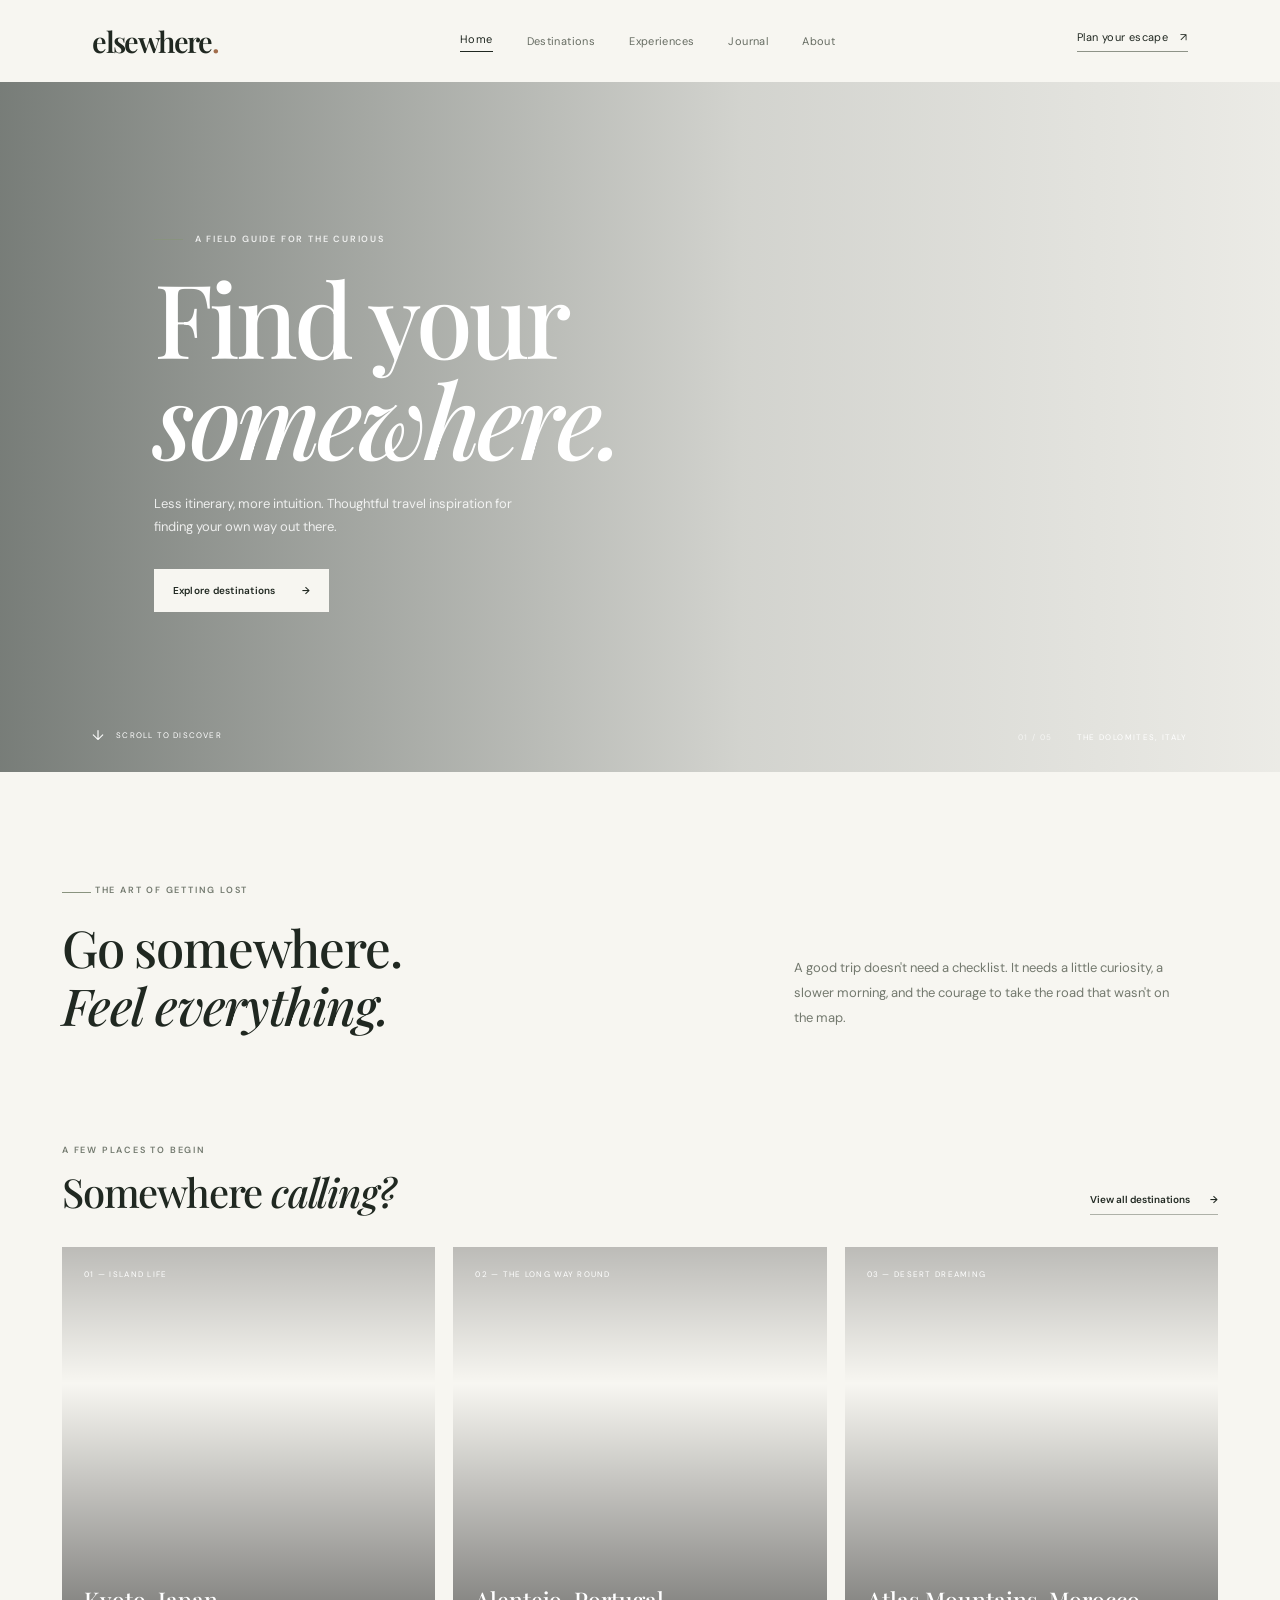
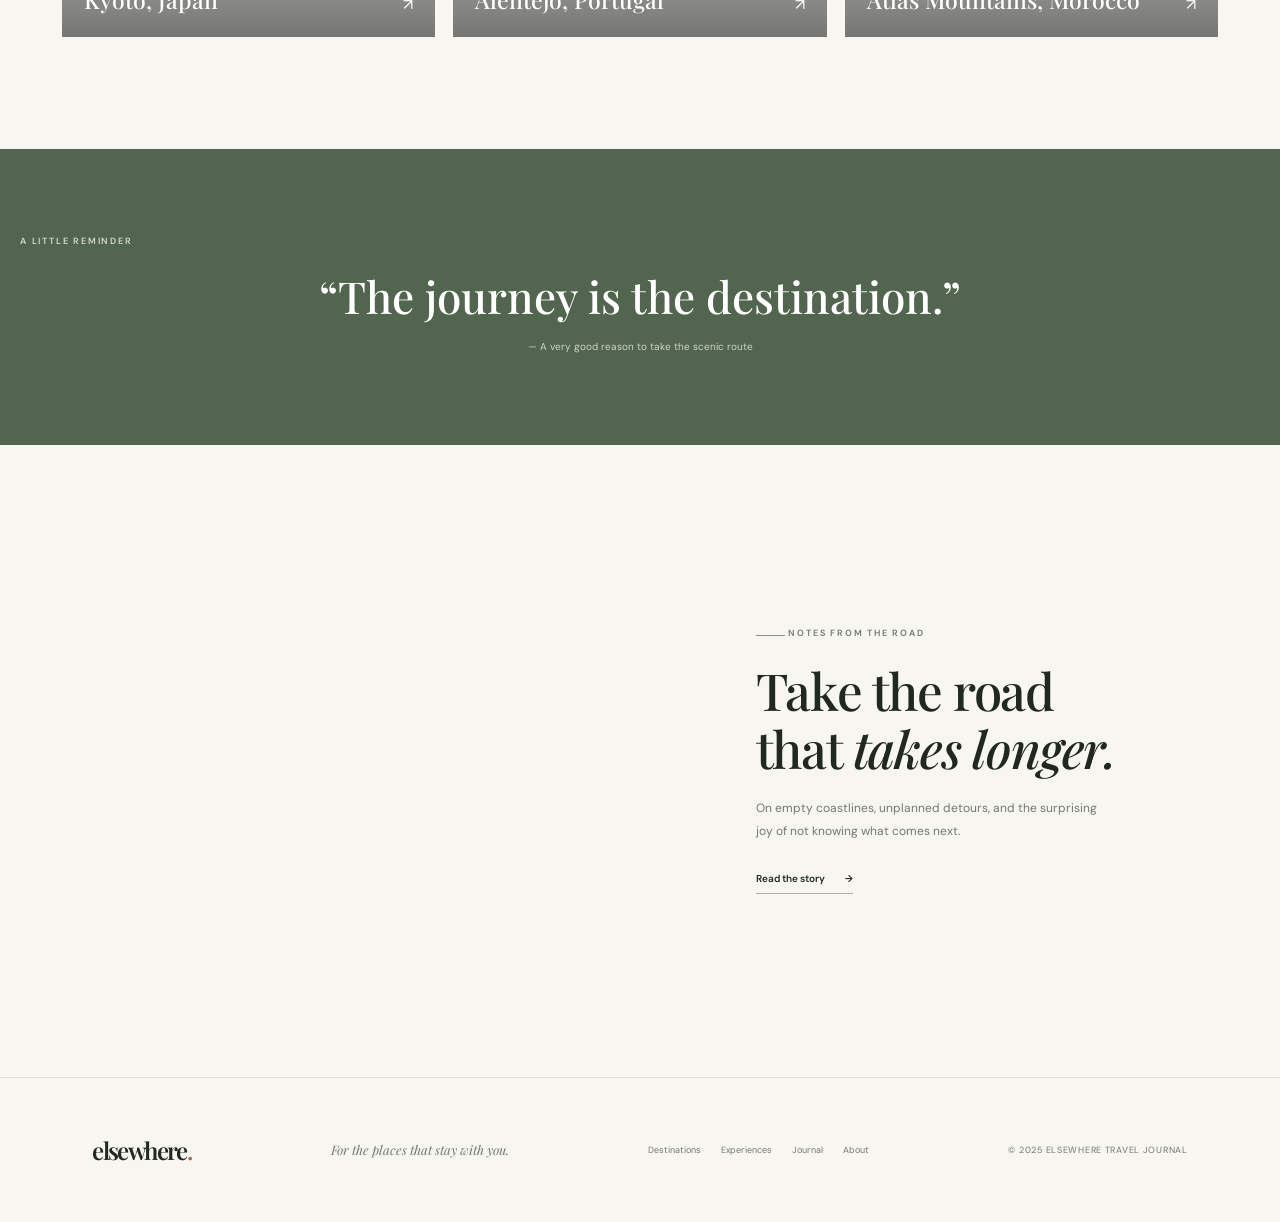
<file: index.html>
<!DOCTYPE html>
<html lang="en">
<head>
    <meta charset="UTF-8">
    <meta name="viewport" content="width=device-width, initial-scale=1.0">
    <meta name="description" content="Elsewhere is a travel journal for curious people, thoughtful journeys, and the places that stay with you.">
    <title>Elsewhere — Find your somewhere</title>
    <link rel="preconnect" href="https://fonts.googleapis.com">
    <link rel="preconnect" href="https://fonts.gstatic.com" crossorigin>
    <link href="https://fonts.googleapis.com/css2?family=DM+Sans:wght@400;500;600;700&family=Playfair+Display:wght@500;600;700&display=swap" rel="stylesheet">
    <link rel="stylesheet" href="styles.css">
</head>
<body>
    <header class="site-header">
        <a class="wordmark" href="index.html" aria-label="Elsewhere home">elsewhere<span>.</span></a>
        <nav class="main-nav" aria-label="Main navigation">
            <a class="active" href="index.html">Home</a>
            <a href="destinations.html">Destinations</a>
            <a href="experiences.html">Experiences</a>
            <a href="journal.html">Journal</a>
            <a href="about.html">About</a>
        </nav>
        <a class="header-link" href="destinations.html">Plan your escape <span aria-hidden="true">↗</span></a>
    </header>

    <main>
        <section class="home-hero">
            <div class="hero-copy">
                <p class="eyebrow light-eyebrow"><span class="eyebrow-line"></span> A FIELD GUIDE FOR THE CURIOUS</p>
                <h1>Find your<br><em>somewhere.</em></h1>
                <p class="hero-description">Less itinerary, more intuition. Thoughtful travel inspiration for finding your own way out there.</p>
                <a class="button button-light" href="destinations.html">Explore destinations <span aria-hidden="true">→</span></a>
            </div>
            <div class="hero-caption"><span>01 / 05</span><span>THE DOLOMITES, ITALY</span></div>
            <a class="scroll-cue" href="#start" aria-label="Scroll to discover">↓ <span>SCROLL TO DISCOVER</span></a>
        </section>

        <section class="intro section-wrap" id="start">
            <div>
                <p class="eyebrow"><span class="eyebrow-line"></span> THE ART OF GETTING LOST</p>
                <h2>Go somewhere.<br><em>Feel everything.</em></h2>
            </div>
            <p class="intro-copy">A good trip doesn't need a checklist. It needs a little curiosity, a slower morning, and the courage to take the road that wasn't on the map.</p>
        </section>

        <section class="featured section-wrap">
            <div class="section-heading">
                <div><p class="eyebrow">A FEW PLACES TO BEGIN</p><h2>Somewhere <em>calling?</em></h2></div>
                <a class="text-link" href="destinations.html">View all destinations <span aria-hidden="true">→</span></a>
            </div>
            <div class="destination-grid">
                <a class="destination-card card-japan" href="destinations.html#japan">
                    <span class="card-index">01 — ISLAND LIFE</span><span class="card-bottom"><span>Kyoto, Japan</span><span aria-hidden="true">↗</span></span>
                </a>
                <a class="destination-card card-portugal" href="destinations.html#portugal">
                    <span class="card-index">02 — THE LONG WAY ROUND</span><span class="card-bottom"><span>Alentejo, Portugal</span><span aria-hidden="true">↗</span></span>
                </a>
                <a class="destination-card card-morocco" href="destinations.html#morocco">
                    <span class="card-index">03 — DESERT DREAMING</span><span class="card-bottom"><span>Atlas Mountains, Morocco</span><span aria-hidden="true">↗</span></span>
                </a>
            </div>
        </section>

        <section class="quote-band">
            <p class="eyebrow light-eyebrow">A LITTLE REMINDER</p>
            <blockquote>“The journey is the destination.”</blockquote>
            <p>— A very good reason to take the scenic route</p>
        </section>

        <section class="journal-teaser section-wrap">
            <div class="journal-image" role="img" aria-label="A quiet coastal road curving along the ocean"></div>
            <div class="journal-copy">
                <p class="eyebrow"><span class="eyebrow-line"></span> NOTES FROM THE ROAD</p>
                <h2>Take the road<br>that <em>takes longer.</em></h2>
                <p>On empty coastlines, unplanned detours, and the surprising joy of not knowing what comes next.</p>
                <a class="text-link" href="journal.html">Read the story <span aria-hidden="true">→</span></a>
            </div>
        </section>
    </main>

    <footer class="site-footer">
        <a class="wordmark footer-wordmark" href="index.html">elsewhere<span>.</span></a>
        <p>For the places that stay with you.</p>
        <nav aria-label="Footer navigation"><a href="destinations.html">Destinations</a><a href="experiences.html">Experiences</a><a href="journal.html">Journal</a><a href="about.html">About</a></nav>
        <span class="copyright">© 2025 ELSEWHERE TRAVEL JOURNAL</span>
    </footer>
</body>
</html>
</file>
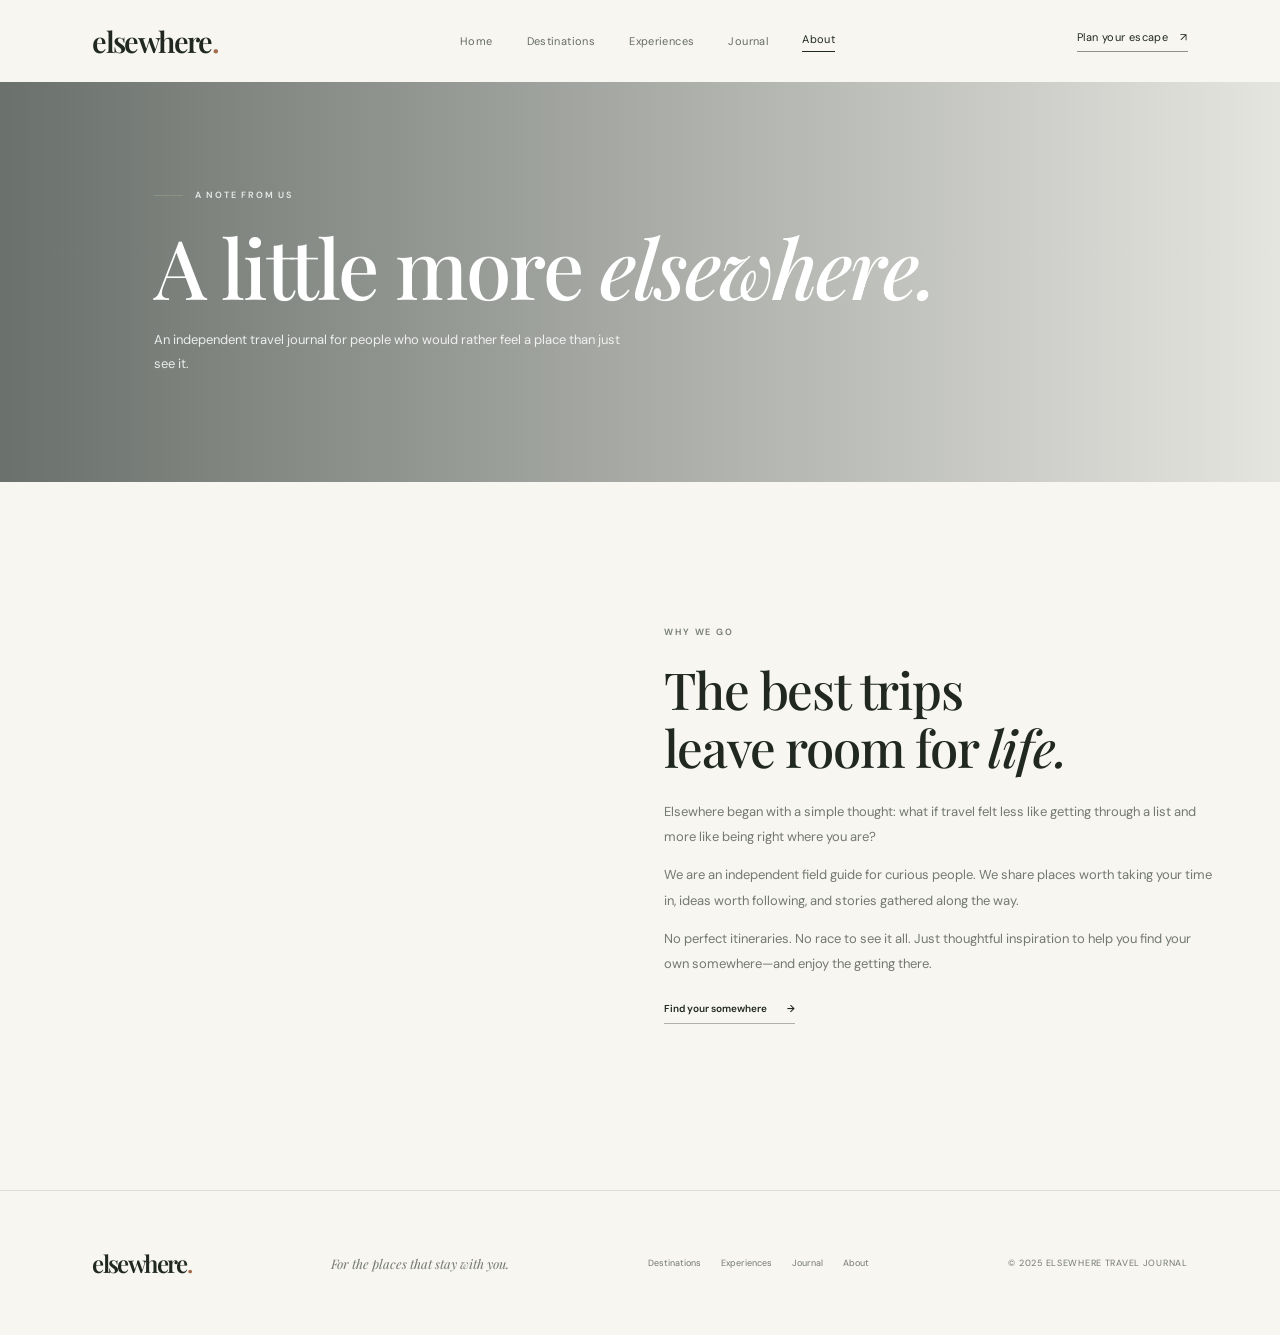
<file: about.html>
<!DOCTYPE html>
<html lang="en">
<head>
    <meta charset="UTF-8"><meta name="viewport" content="width=device-width, initial-scale=1.0">
    <meta name="description" content="Meet Elsewhere, an independent travel journal for thoughtful journeys and curious people.">
    <title>About — Elsewhere</title>
    <link rel="preconnect" href="https://fonts.googleapis.com"><link rel="preconnect" href="https://fonts.gstatic.com" crossorigin>
    <link href="https://fonts.googleapis.com/css2?family=DM+Sans:wght@400;500;600;700&family=Playfair+Display:wght@500;600;700&display=swap" rel="stylesheet"><link rel="stylesheet" href="styles.css">
</head>
<body>
    <header class="site-header"><a class="wordmark" href="index.html" aria-label="Elsewhere home">elsewhere<span>.</span></a><nav class="main-nav" aria-label="Main navigation"><a href="index.html">Home</a><a href="destinations.html">Destinations</a><a href="experiences.html">Experiences</a><a href="journal.html">Journal</a><a class="active" href="about.html">About</a></nav><a class="header-link" href="destinations.html">Plan your escape <span aria-hidden="true">↗</span></a></header>
    <main>
        <section class="page-hero" style="background-image:linear-gradient(90deg,rgba(20,30,26,.62),rgba(20,30,26,.08)),url('https://images.unsplash.com/photo-1470770841072-f978cf4d019e?auto=format&fit=crop&w=2000&q=85')"><p class="eyebrow light-eyebrow"><span class="eyebrow-line"></span> A NOTE FROM US</p><h1>A little more <em>elsewhere.</em></h1><p>An independent travel journal for people who would rather feel a place than just see it.</p></section>
        <section class="page-content"><div class="about-layout"><div class="about-image" role="img" aria-label="A peaceful mountain lake surrounded by green hills"></div><div class="about-copy"><p class="eyebrow">WHY WE GO</p><h2>The best trips<br>leave room for <em>life.</em></h2><p>Elsewhere began with a simple thought: what if travel felt less like getting through a list and more like being right where you are?</p><p>We are an independent field guide for curious people. We share places worth taking your time in, ideas worth following, and stories gathered along the way.</p><p>No perfect itineraries. No race to see it all. Just thoughtful inspiration to help you find your own somewhere—and enjoy the getting there.</p><a class="text-link" href="destinations.html">Find your somewhere <span aria-hidden="true">→</span></a></div></div></section>
    </main>
    <footer class="site-footer"><a class="wordmark footer-wordmark" href="index.html">elsewhere<span>.</span></a><p>For the places that stay with you.</p><nav aria-label="Footer navigation"><a href="destinations.html">Destinations</a><a href="experiences.html">Experiences</a><a href="journal.html">Journal</a><a href="about.html">About</a></nav><span class="copyright">© 2025 ELSEWHERE TRAVEL JOURNAL</span></footer>
</body>
</html>
</file>
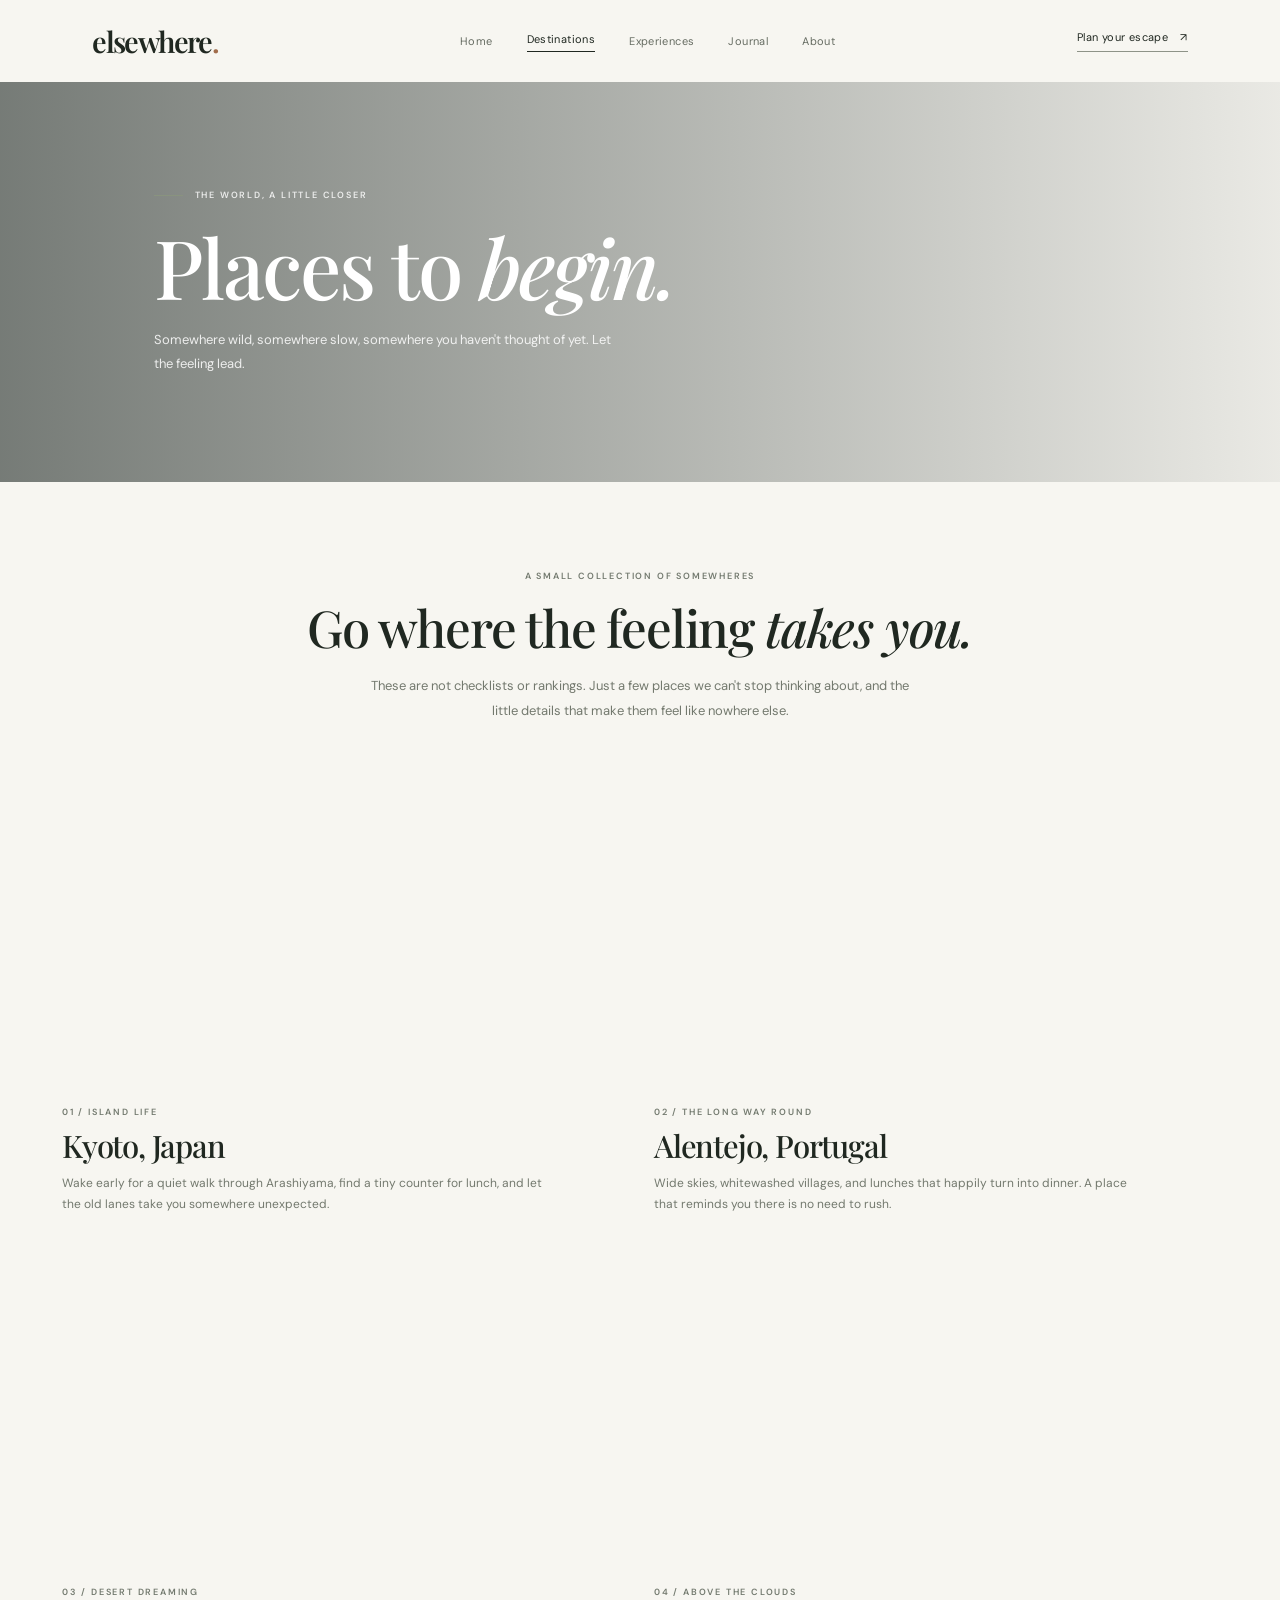
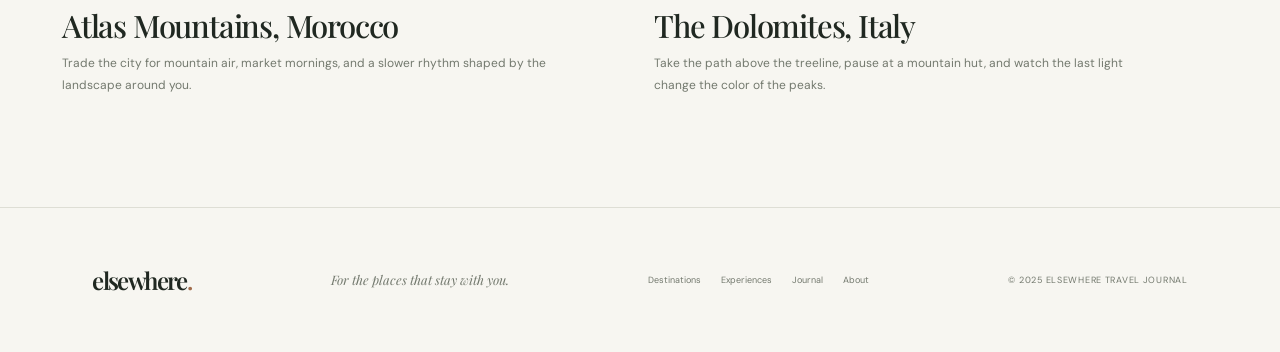
<file: destinations.html>
<!DOCTYPE html>
<html lang="en">
<head>
    <meta charset="UTF-8"><meta name="viewport" content="width=device-width, initial-scale=1.0">
    <meta name="description" content="Discover thoughtful travel guides to Japan, Portugal, Morocco, and the Italian Alps.">
    <title>Destinations — Elsewhere</title>
    <link rel="preconnect" href="https://fonts.googleapis.com"><link rel="preconnect" href="https://fonts.gstatic.com" crossorigin>
    <link href="https://fonts.googleapis.com/css2?family=DM+Sans:wght@400;500;600;700&family=Playfair+Display:wght@500;600;700&display=swap" rel="stylesheet"><link rel="stylesheet" href="styles.css">
</head>
<body>
    <header class="site-header"><a class="wordmark" href="index.html" aria-label="Elsewhere home">elsewhere<span>.</span></a><nav class="main-nav" aria-label="Main navigation"><a href="index.html">Home</a><a class="active" href="destinations.html">Destinations</a><a href="experiences.html">Experiences</a><a href="journal.html">Journal</a><a href="about.html">About</a></nav><a class="header-link" href="destinations.html">Plan your escape <span aria-hidden="true">↗</span></a></header>
    <main>
        <section class="page-hero" style="background-image:linear-gradient(90deg,rgba(20,30,26,.57),rgba(20,30,26,.06)),url('https://images.unsplash.com/photo-1519681393784-d120267933ba?auto=format&fit=crop&w=2000&q=85')"><p class="eyebrow light-eyebrow"><span class="eyebrow-line"></span> THE WORLD, A LITTLE CLOSER</p><h1>Places to <em>begin.</em></h1><p>Somewhere wild, somewhere slow, somewhere you haven't thought of yet. Let the feeling lead.</p></section>
        <section class="page-content"><div class="page-intro"><p class="eyebrow">A SMALL COLLECTION OF SOMEWHERES</p><h2>Go where the feeling <em>takes you.</em></h2><p>These are not checklists or rankings. Just a few places we can't stop thinking about, and the little details that make them feel like nowhere else.</p></div>
            <div class="place-list">
                <article class="place" id="japan"><div class="place-image" role="img" aria-label="Traditional streets in Kyoto, Japan"></div><p class="eyebrow">01 / ISLAND LIFE</p><h2>Kyoto, Japan</h2><p>Wake early for a quiet walk through Arashiyama, find a tiny counter for lunch, and let the old lanes take you somewhere unexpected.</p></article>
                <article class="place" id="portugal"><div class="place-image" role="img" aria-label="Open landscape in Portugal"></div><p class="eyebrow">02 / THE LONG WAY ROUND</p><h2>Alentejo, Portugal</h2><p>Wide skies, whitewashed villages, and lunches that happily turn into dinner. A place that reminds you there is no need to rush.</p></article>
                <article class="place" id="morocco"><div class="place-image" role="img" aria-label="Warm desert landscape in Morocco"></div><p class="eyebrow">03 / DESERT DREAMING</p><h2>Atlas Mountains, Morocco</h2><p>Trade the city for mountain air, market mornings, and a slower rhythm shaped by the landscape around you.</p></article>
                <article class="place"><div class="place-image" role="img" aria-label="Mountain peaks in the Italian Alps"></div><p class="eyebrow">04 / ABOVE THE CLOUDS</p><h2>The Dolomites, Italy</h2><p>Take the path above the treeline, pause at a mountain hut, and watch the last light change the color of the peaks.</p></article>
            </div>
        </section>
    </main>
    <footer class="site-footer"><a class="wordmark footer-wordmark" href="index.html">elsewhere<span>.</span></a><p>For the places that stay with you.</p><nav aria-label="Footer navigation"><a href="destinations.html">Destinations</a><a href="experiences.html">Experiences</a><a href="journal.html">Journal</a><a href="about.html">About</a></nav><span class="copyright">© 2025 ELSEWHERE TRAVEL JOURNAL</span></footer>
</body>
</html>
</file>
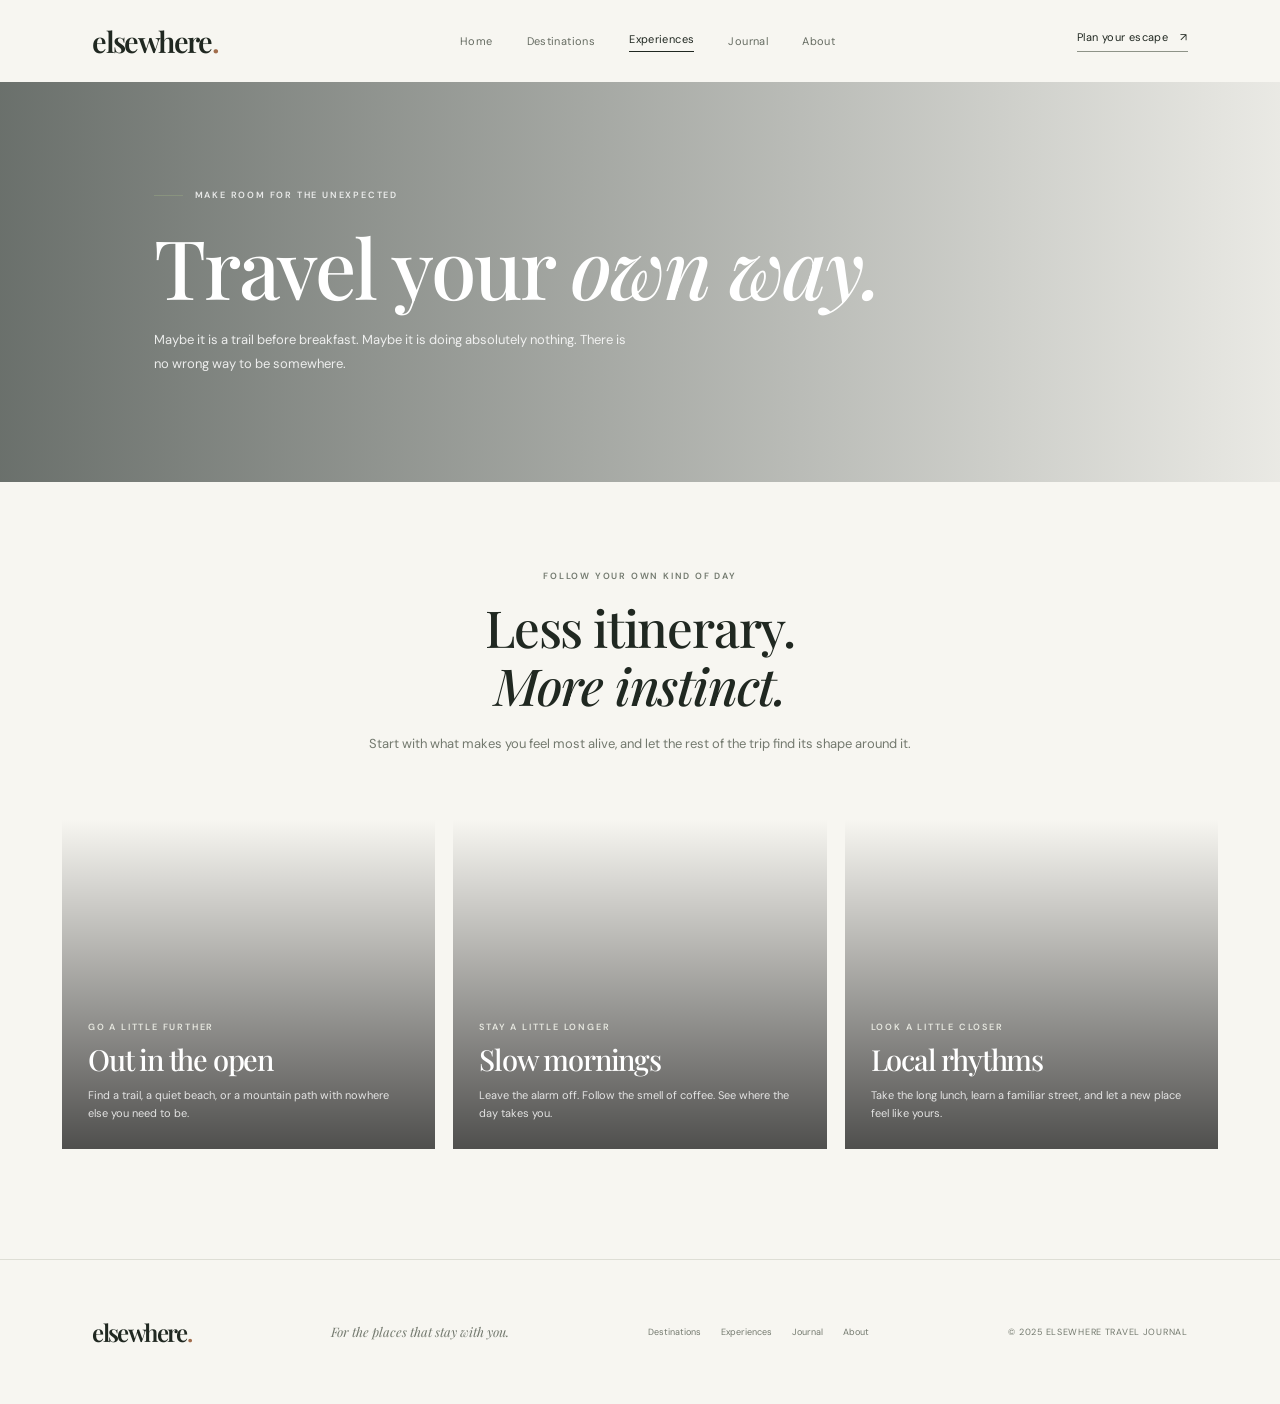
<file: experiences.html>
<!DOCTYPE html>
<html lang="en">
<head>
    <meta charset="UTF-8"><meta name="viewport" content="width=device-width, initial-scale=1.0">
    <meta name="description" content="Find your kind of journey, from slow mornings to nights under open skies.">
    <title>Experiences — Elsewhere</title>
    <link rel="preconnect" href="https://fonts.googleapis.com"><link rel="preconnect" href="https://fonts.gstatic.com" crossorigin>
    <link href="https://fonts.googleapis.com/css2?family=DM+Sans:wght@400;500;600;700&family=Playfair+Display:wght@500;600;700&display=swap" rel="stylesheet"><link rel="stylesheet" href="styles.css">
</head>
<body>
    <header class="site-header"><a class="wordmark" href="index.html" aria-label="Elsewhere home">elsewhere<span>.</span></a><nav class="main-nav" aria-label="Main navigation"><a href="index.html">Home</a><a href="destinations.html">Destinations</a><a class="active" href="experiences.html">Experiences</a><a href="journal.html">Journal</a><a href="about.html">About</a></nav><a class="header-link" href="destinations.html">Plan your escape <span aria-hidden="true">↗</span></a></header>
    <main>
        <section class="page-hero" style="background-image:linear-gradient(90deg,rgba(20,30,26,.62),rgba(20,30,26,.06)),url('https://images.unsplash.com/photo-1470770841072-f978cf4d019e?auto=format&fit=crop&w=2000&q=85')"><p class="eyebrow light-eyebrow"><span class="eyebrow-line"></span> MAKE ROOM FOR THE UNEXPECTED</p><h1>Travel your <em>own way.</em></h1><p>Maybe it is a trail before breakfast. Maybe it is doing absolutely nothing. There is no wrong way to be somewhere.</p></section>
        <section class="page-content"><div class="page-intro"><p class="eyebrow">FOLLOW YOUR OWN KIND OF DAY</p><h2>Less itinerary.<br><em>More instinct.</em></h2><p>Start with what makes you feel most alive, and let the rest of the trip find its shape around it.</p></div>
            <div class="experience-grid">
                <article class="experience-card"><p class="eyebrow">GO A LITTLE FURTHER</p><h2>Out in the open</h2><p>Find a trail, a quiet beach, or a mountain path with nowhere else you need to be.</p></article>
                <article class="experience-card"><p class="eyebrow">STAY A LITTLE LONGER</p><h2>Slow mornings</h2><p>Leave the alarm off. Follow the smell of coffee. See where the day takes you.</p></article>
                <article class="experience-card"><p class="eyebrow">LOOK A LITTLE CLOSER</p><h2>Local rhythms</h2><p>Take the long lunch, learn a familiar street, and let a new place feel like yours.</p></article>
            </div>
        </section>
    </main>
    <footer class="site-footer"><a class="wordmark footer-wordmark" href="index.html">elsewhere<span>.</span></a><p>For the places that stay with you.</p><nav aria-label="Footer navigation"><a href="destinations.html">Destinations</a><a href="experiences.html">Experiences</a><a href="journal.html">Journal</a><a href="about.html">About</a></nav><span class="copyright">© 2025 ELSEWHERE TRAVEL JOURNAL</span></footer>
</body>
</html>
</file>
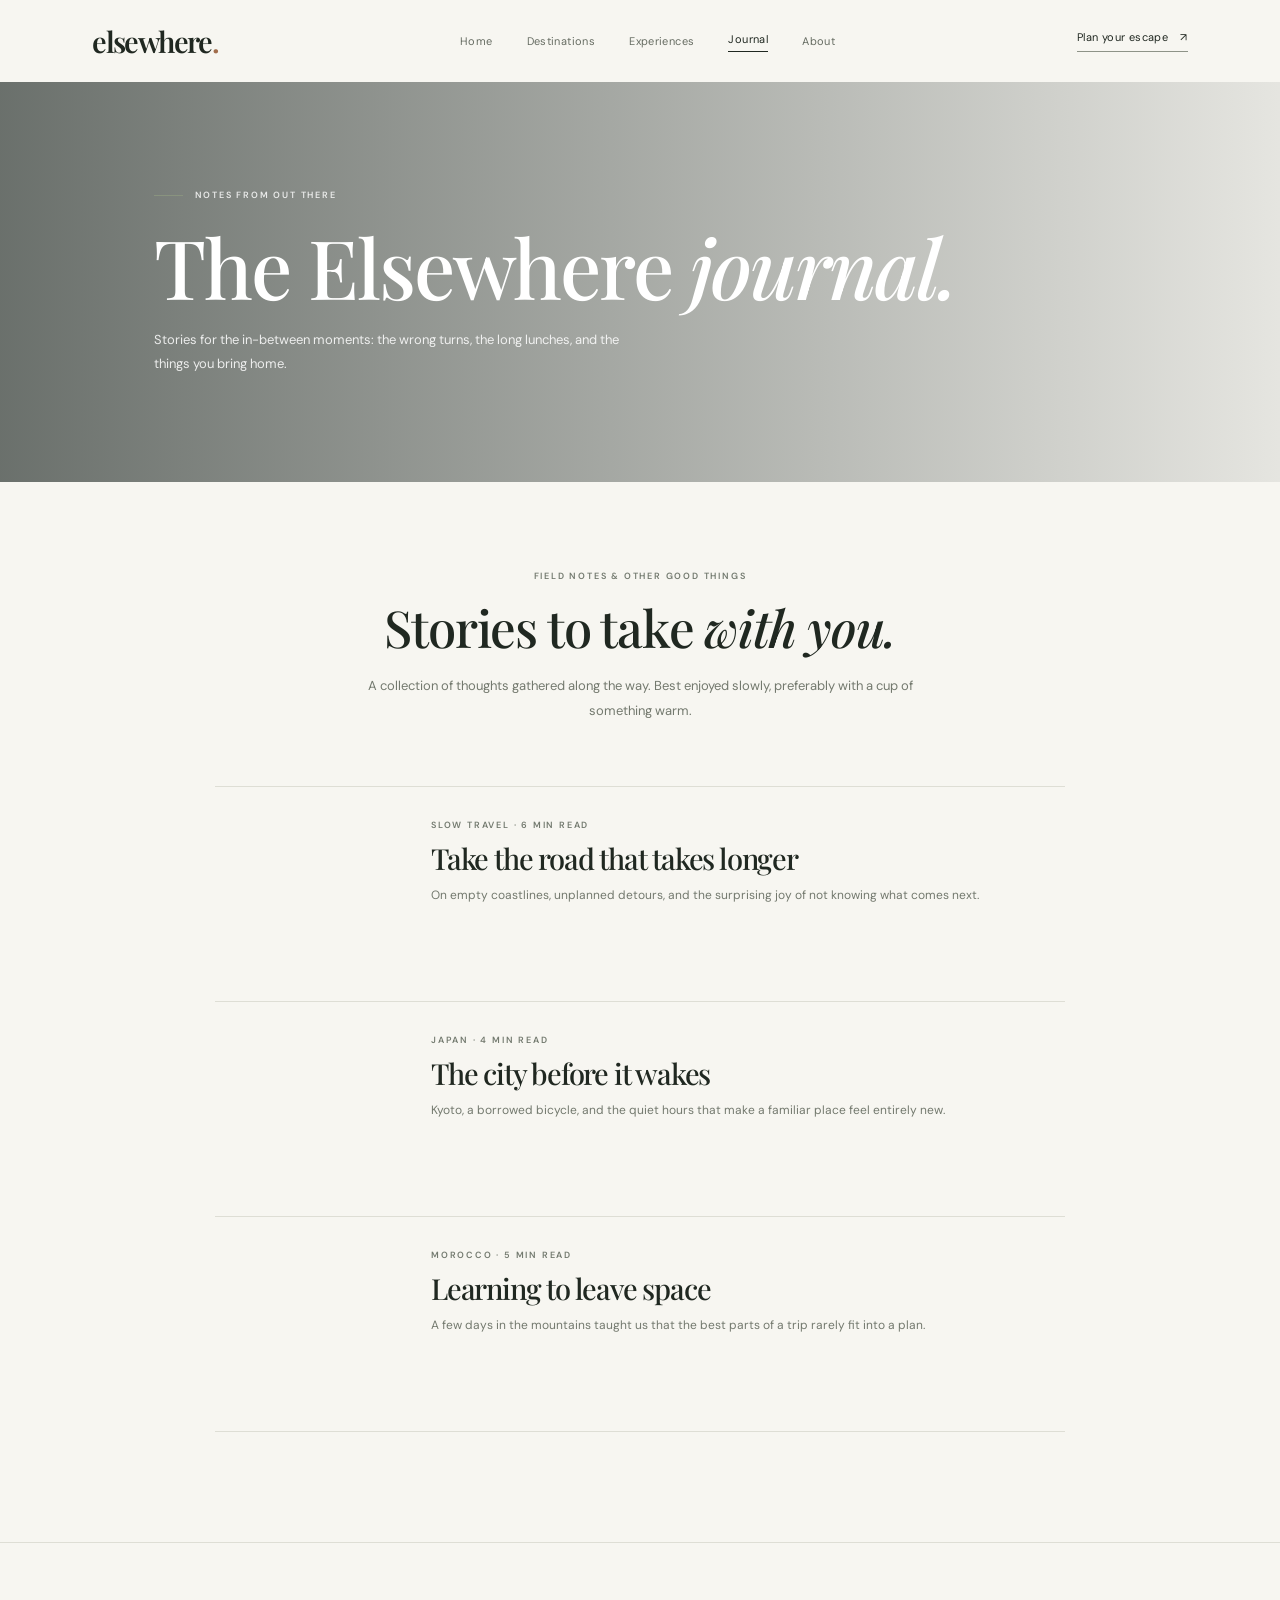
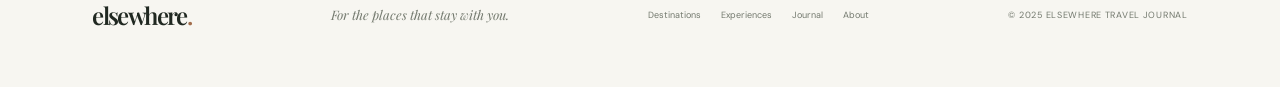
<file: journal.html>
<!DOCTYPE html>
<html lang="en">
<head>
    <meta charset="UTF-8"><meta name="viewport" content="width=device-width, initial-scale=1.0">
    <meta name="description" content="Stories and field notes about travelling slowly and finding your own somewhere.">
    <title>Journal — Elsewhere</title>
    <link rel="preconnect" href="https://fonts.googleapis.com"><link rel="preconnect" href="https://fonts.gstatic.com" crossorigin>
    <link href="https://fonts.googleapis.com/css2?family=DM+Sans:wght@400;500;600;700&family=Playfair+Display:wght@500;600;700&display=swap" rel="stylesheet"><link rel="stylesheet" href="styles.css">
</head>
<body>
    <header class="site-header"><a class="wordmark" href="index.html" aria-label="Elsewhere home">elsewhere<span>.</span></a><nav class="main-nav" aria-label="Main navigation"><a href="index.html">Home</a><a href="destinations.html">Destinations</a><a href="experiences.html">Experiences</a><a class="active" href="journal.html">Journal</a><a href="about.html">About</a></nav><a class="header-link" href="destinations.html">Plan your escape <span aria-hidden="true">↗</span></a></header>
    <main>
        <section class="page-hero" style="background-image:linear-gradient(90deg,rgba(20,30,26,.62),rgba(20,30,26,.08)),url('https://images.unsplash.com/photo-1473116763249-2faaef81ccda?auto=format&fit=crop&w=2000&q=85')"><p class="eyebrow light-eyebrow"><span class="eyebrow-line"></span> NOTES FROM OUT THERE</p><h1>The Elsewhere <em>journal.</em></h1><p>Stories for the in-between moments: the wrong turns, the long lunches, and the things you bring home.</p></section>
        <section class="page-content"><div class="page-intro"><p class="eyebrow">FIELD NOTES & OTHER GOOD THINGS</p><h2>Stories to take <em>with you.</em></h2><p>A collection of thoughts gathered along the way. Best enjoyed slowly, preferably with a cup of something warm.</p></div>
            <div class="story-list">
                <article class="story"><div class="story-image" role="img" aria-label="A quiet road across the countryside"></div><div><p class="eyebrow">SLOW TRAVEL · 6 MIN READ</p><h2>Take the road that takes longer</h2><p>On empty coastlines, unplanned detours, and the surprising joy of not knowing what comes next.</p></div></article>
                <article class="story"><div class="story-image" role="img" aria-label="A Kyoto street at the edge of morning"></div><div><p class="eyebrow">JAPAN · 4 MIN READ</p><h2>The city before it wakes</h2><p>Kyoto, a borrowed bicycle, and the quiet hours that make a familiar place feel entirely new.</p></div></article>
                <article class="story"><div class="story-image" role="img" aria-label="Warm desert light at the end of the day"></div><div><p class="eyebrow">MOROCCO · 5 MIN READ</p><h2>Learning to leave space</h2><p>A few days in the mountains taught us that the best parts of a trip rarely fit into a plan.</p></div></article>
            </div>
        </section>
    </main>
    <footer class="site-footer"><a class="wordmark footer-wordmark" href="index.html">elsewhere<span>.</span></a><p>For the places that stay with you.</p><nav aria-label="Footer navigation"><a href="destinations.html">Destinations</a><a href="experiences.html">Experiences</a><a href="journal.html">Journal</a><a href="about.html">About</a></nav><span class="copyright">© 2025 ELSEWHERE TRAVEL JOURNAL</span></footer>
</body>
</html>
</file>
<file: styles.css>
:root {
    --ink: #202821;
    --muted: #73796e;
    --paper: #f7f6f1;
    --green: #52654e;
    --line: #deded5;
    --serif: "Playfair Display", Georgia, serif;
    --sans: "DM Sans", Arial, sans-serif;
}

* { box-sizing: border-box; }
html { scroll-behavior: smooth; }
body { margin: 0; color: var(--ink); background: var(--paper); font-family: var(--sans); -webkit-font-smoothing: antialiased; }
a { color: inherit; text-decoration: none; }
.site-header { height: 82px; padding: 0 7.2%; display: flex; align-items: center; justify-content: space-between; background: var(--paper); position: relative; z-index: 2; }
.wordmark { font-family: var(--serif); font-size: 29px; font-weight: 600; letter-spacing: -1.6px; }
.wordmark span { color: #a26d4c; }
.main-nav { display: flex; align-items: center; gap: 34px; }
.main-nav a, .header-link { font-size: 11px; letter-spacing: .035em; }
.main-nav a { color: #666c62; transition: color .2s; }
.main-nav a:hover, .main-nav a.active { color: var(--ink); }
.main-nav a.active { box-shadow: 0 1px var(--ink); padding-bottom: 5px; }
.header-link { border-bottom: 1px solid #8e9388; padding: 0 0 7px; }
.header-link span { margin-left: 9px; }
.home-hero { height: min(690px, 76vw); min-height: 520px; position: relative; display: flex; align-items: center; color: white; padding: 0 12%; background: linear-gradient(90deg, rgba(20,30,26,.56) 0%, rgba(20,30,26,.16) 58%, rgba(20,30,26,.05) 100%), url("https://images.unsplash.com/photo-1519681393784-d120267933ba?auto=format&fit=crop&w=2200&q=85") center 48% / cover; }
.hero-copy { max-width: 550px; margin-top: -9px; }
.eyebrow { margin: 0 0 22px; color: #737a6f; font-size: 9px; font-weight: 600; letter-spacing: .2em; }
.light-eyebrow { color: rgba(255,255,255,.82); display: flex; align-items: center; gap: 12px; }
.eyebrow-line { display: inline-block; width: 29px; height: 1px; background: #89937f; }
h1, h2, p { margin-top: 0; }
.home-hero h1 { margin: 0; font: 500 clamp(62px, 8vw, 104px)/.98 var(--serif); letter-spacing: -3.8px; }
h1 em, h2 em { font-weight: 500; }
.hero-description { max-width: 390px; margin: 24px 0 30px; color: rgba(255,255,255,.84); font-size: 13px; line-height: 1.8; }
.button { display: inline-flex; gap: 26px; align-items: center; padding: 15px 19px; font-size: 10px; font-weight: 600; letter-spacing: .025em; transition: background .2s, color .2s; }
.button-light { color: var(--ink); background: #f7f6f1; }
.button-light:hover { color: white; background: var(--green); }
.hero-caption { position: absolute; right: 7.2%; bottom: 30px; display: flex; gap: 24px; font-size: 8px; letter-spacing: .17em; }
.hero-caption span:first-child { color: rgba(255,255,255,.67); }
.scroll-cue { position: absolute; left: 7.2%; bottom: 28px; display: flex; align-items: center; gap: 12px; font-size: 14px; }
.scroll-cue span { font-size: 8px; letter-spacing: .15em; }
.section-wrap { max-width: 1240px; margin: 0 auto; padding-left: 42px; padding-right: 42px; }
.intro { display: grid; grid-template-columns: 1.05fr .75fr; gap: 12%; align-items: end; padding-top: 112px; padding-bottom: 110px; }
h2 { font: 500 clamp(36px, 4vw, 51px)/1.14 var(--serif); letter-spacing: -1.2px; margin-bottom: 0; }
.intro-copy { max-width: 390px; margin-bottom: 4px; color: var(--muted); font-size: 13px; line-height: 1.9; }
.featured { padding-bottom: 112px; }
.section-heading { display: flex; justify-content: space-between; align-items: end; margin-bottom: 32px; }
.section-heading .eyebrow { margin-bottom: 13px; }
.section-heading h2 { font-size: 40px; }
.text-link { font-size: 10px; font-weight: 600; border-bottom: 1px solid #aeb1a8; padding-bottom: 8px; }
.text-link span { margin-left: 18px; }
.destination-grid { display: grid; grid-template-columns: repeat(3, 1fr); gap: 18px; }
.destination-card { min-height: 390px; padding: 22px; color: white; display: flex; flex-direction: column; justify-content: space-between; background-position: center; background-size: cover; position: relative; isolation: isolate; overflow: hidden; }
.destination-card::before { content: ""; position: absolute; z-index: -1; inset: 0; background: linear-gradient(180deg, rgba(0,0,0,.24), transparent 35%, rgba(0,0,0,.52)); transition: opacity .25s; }
.destination-card:hover::before { opacity: .75; }
.card-japan { background-image: url("https://images.unsplash.com/photo-1493976040374-85c8e12f0c0e?auto=format&fit=crop&w=900&q=80"); }
.card-portugal { background-image: url("https://images.unsplash.com/photo-1473116763249-2faaef81ccda?auto=format&fit=crop&w=900&q=80"); }
.card-morocco { background-image: url("https://images.unsplash.com/photo-1539020140153-e479b8c22e70?auto=format&fit=crop&w=900&q=80"); }
.card-index { font-size: 8px; letter-spacing: .16em; }
.card-bottom { display: flex; justify-content: space-between; align-items: end; font: 500 23px var(--serif); }
.card-bottom span:last-child { font: 16px var(--sans); }
.quote-band { padding: 86px 20px 82px; background: #52654e; color: white; text-align: center; }
.quote-band .eyebrow { color: #d3d9cd; margin-bottom: 19px; }
.quote-band blockquote { margin: 0 0 15px; font: 500 clamp(30px, 4vw, 44px) var(--serif); }
.quote-band > p:last-child { color: #d0d5ca; font-size: 10px; }
.journal-teaser { display: grid; grid-template-columns: 1fr .8fr; gap: 10%; align-items: center; padding-top: 112px; padding-bottom: 120px; }
.journal-image { height: 400px; background: url("https://images.unsplash.com/photo-1473116763249-2faaef81ccda?auto=format&fit=crop&w=1200&q=85") center / cover; }
.journal-copy h2 { margin-bottom: 20px; }
.journal-copy > p:not(.eyebrow) { max-width: 360px; margin-bottom: 23px; color: var(--muted); font-size: 12px; line-height: 1.9; }
.site-footer { min-height: 145px; padding: 32px 7.2%; display: flex; align-items: center; justify-content: space-between; gap: 22px; border-top: 1px solid var(--line); }
.footer-wordmark { font-size: 24px; }
.site-footer > p { margin: 0; color: var(--muted); font: italic 13px var(--serif); }
.site-footer nav { display: flex; gap: 20px; }
.site-footer nav a, .copyright { color: var(--muted); font-size: 9px; }
.copyright { letter-spacing: .08em; }

/* Shared interior-page styles */
.page-hero { min-height: 400px; padding: 100px 12%; color: white; display: flex; flex-direction: column; justify-content: center; background-position: center; background-size: cover; }
.page-hero h1 { margin: 0; font: 500 clamp(54px, 7vw, 82px)/1.05 var(--serif); letter-spacing: -2px; }
.page-hero > p:last-child { max-width: 475px; margin: 19px 0 0; color: rgba(255,255,255,.85); font-size: 13px; line-height: 1.8; }
.page-content { max-width: 1240px; margin: auto; padding: 88px 42px 110px; }
.page-intro { max-width: 690px; margin: 0 auto 62px; text-align: center; }
.page-intro .eyebrow { margin-bottom: 16px; }
.page-intro > p:last-child { color: var(--muted); font-size: 13px; line-height: 1.9; margin: 18px auto 0; max-width: 560px; }
.place-list { display: grid; grid-template-columns: 1fr 1fr; gap: 50px 28px; }
.place { scroll-margin-top: 28px; }
.place-image { height: 300px; margin-bottom: 20px; background-position: center; background-size: cover; }
.place:nth-child(1) .place-image { background-image: url("https://images.unsplash.com/photo-1493976040374-85c8e12f0c0e?auto=format&fit=crop&w=1100&q=80"); }
.place:nth-child(2) .place-image { background-image: url("https://images.unsplash.com/photo-1473116763249-2faaef81ccda?auto=format&fit=crop&w=1100&q=80"); }
.place:nth-child(3) .place-image { background-image: url("https://images.unsplash.com/photo-1539020140153-e479b8c22e70?auto=format&fit=crop&w=1100&q=80"); }
.place:nth-child(4) .place-image { background-image: url("https://images.unsplash.com/photo-1519681393784-d120267933ba?auto=format&fit=crop&w=1100&q=80"); }
.place .eyebrow { margin-bottom: 10px; }
.place h2 { font-size: 31px; }
.place > p:last-child { max-width: 490px; margin: 10px 0 0; color: var(--muted); font-size: 12px; line-height: 1.8; }
.experience-grid { display: grid; grid-template-columns: repeat(3, 1fr); gap: 18px; }
.experience-card { min-height: 330px; padding: 26px; display: flex; flex-direction: column; justify-content: end; color: white; background-position: center; background-size: cover; position: relative; isolation: isolate; }
.experience-card::before { content: ""; position: absolute; inset: 0; z-index: -1; background: linear-gradient(transparent, rgba(0,0,0,.68)); }
.experience-card:nth-child(1) { background-image: url("https://images.unsplash.com/photo-1470770841072-f978cf4d019e?auto=format&fit=crop&w=900&q=80"); }
.experience-card:nth-child(2) { background-image: url("https://images.unsplash.com/photo-1500530855697-b586d89ba3ee?auto=format&fit=crop&w=900&q=80"); }
.experience-card:nth-child(3) { background-image: url("https://images.unsplash.com/photo-1500534623283-312aade485b7?auto=format&fit=crop&w=900&q=80"); }
.experience-card .eyebrow { color: #e5e6de; margin-bottom: 10px; }
.experience-card h2 { font-size: 29px; }
.experience-card p:last-child { margin: 10px 0 0; color: rgba(255,255,255,.82); font-size: 11px; line-height: 1.7; }
.story-list { max-width: 850px; margin: auto; border-top: 1px solid var(--line); }
.story { display: grid; grid-template-columns: 180px 1fr; gap: 36px; padding: 32px 0; border-bottom: 1px solid var(--line); }
.story-image { min-height: 150px; background-position: center; background-size: cover; }
.story:nth-child(1) .story-image { background-image: url("https://images.unsplash.com/photo-1473116763249-2faaef81ccda?auto=format&fit=crop&w=600&q=80"); }
.story:nth-child(2) .story-image { background-image: url("https://images.unsplash.com/photo-1493976040374-85c8e12f0c0e?auto=format&fit=crop&w=600&q=80"); }
.story:nth-child(3) .story-image { background-image: url("https://images.unsplash.com/photo-1539020140153-e479b8c22e70?auto=format&fit=crop&w=600&q=80"); }
.story .eyebrow { margin-bottom: 11px; }
.story h2 { font-size: 29px; }
.story p:last-child { margin: 10px 0 0; color: var(--muted); font-size: 12px; line-height: 1.8; }
.about-layout { display: grid; grid-template-columns: .9fr 1fr; gap: 9%; align-items: center; }
.about-image { height: 510px; background: url("https://images.unsplash.com/photo-1470770841072-f978cf4d019e?auto=format&fit=crop&w=1100&q=85") center / cover; }
.about-copy h2 { margin-bottom: 22px; }
.about-copy > p:not(.eyebrow) { color: var(--muted); font-size: 13px; line-height: 1.95; }
.about-copy .text-link { display: inline-block; margin-top: 12px; }

@media (max-width: 900px) {
    .site-header { padding: 0 5%; }
    .main-nav { gap: 18px; }
    .header-link { display: none; }
    .section-wrap { padding-left: 5%; padding-right: 5%; }
    .site-footer { padding-left: 5%; padding-right: 5%; flex-wrap: wrap; }
    .site-footer nav { order: 3; width: 100%; }
    .copyright { margin-left: auto; }
}
@media (max-width: 620px) {
    .site-header { height: auto; min-height: 76px; padding: 15px 6%; align-items: flex-start; flex-direction: column; gap: 12px; }
    .wordmark { font-size: 25px; }
    .main-nav { width: 100%; gap: 0; justify-content: space-between; }
    .main-nav a { font-size: 9px; }
    .home-hero { min-height: 570px; height: 78vh; padding: 0 8%; background-position: 55% center; }
    .home-hero h1 { font-size: 67px; letter-spacing: -2.5px; }
    .hero-caption { right: 7%; gap: 12px; font-size: 7px; }
    .scroll-cue { left: 7%; }
    .intro { grid-template-columns: 1fr; gap: 24px; padding-top: 76px; padding-bottom: 72px; }
    h2 { font-size: 39px; }
    .featured { padding-bottom: 75px; }
    .section-heading { align-items: flex-start; flex-direction: column; gap: 18px; }
    .section-heading h2 { font-size: 34px; }
    .destination-grid, .experience-grid { grid-template-columns: 1fr; }
    .destination-card { min-height: 350px; }
    .quote-band { padding: 70px 20px; }
    .journal-teaser { grid-template-columns: 1fr; gap: 32px; padding-top: 75px; padding-bottom: 80px; }
    .journal-image { height: 280px; }
    .site-footer { align-items: flex-start; flex-direction: column; gap: 15px; }
    .site-footer nav { order: initial; flex-wrap: wrap; gap: 16px; }
    .copyright { margin: 3px 0 0; }
    .page-hero { min-height: 340px; padding: 70px 8%; }
    .page-content { padding: 70px 6% 80px; }
    .place-list { grid-template-columns: 1fr; gap: 36px; }
    .place-image { height: 260px; }
    .story { grid-template-columns: 1fr; gap: 18px; }
    .story-image { min-height: 210px; }
    .about-layout { grid-template-columns: 1fr; gap: 34px; }
    .about-image { height: 340px; }
}
</file>
